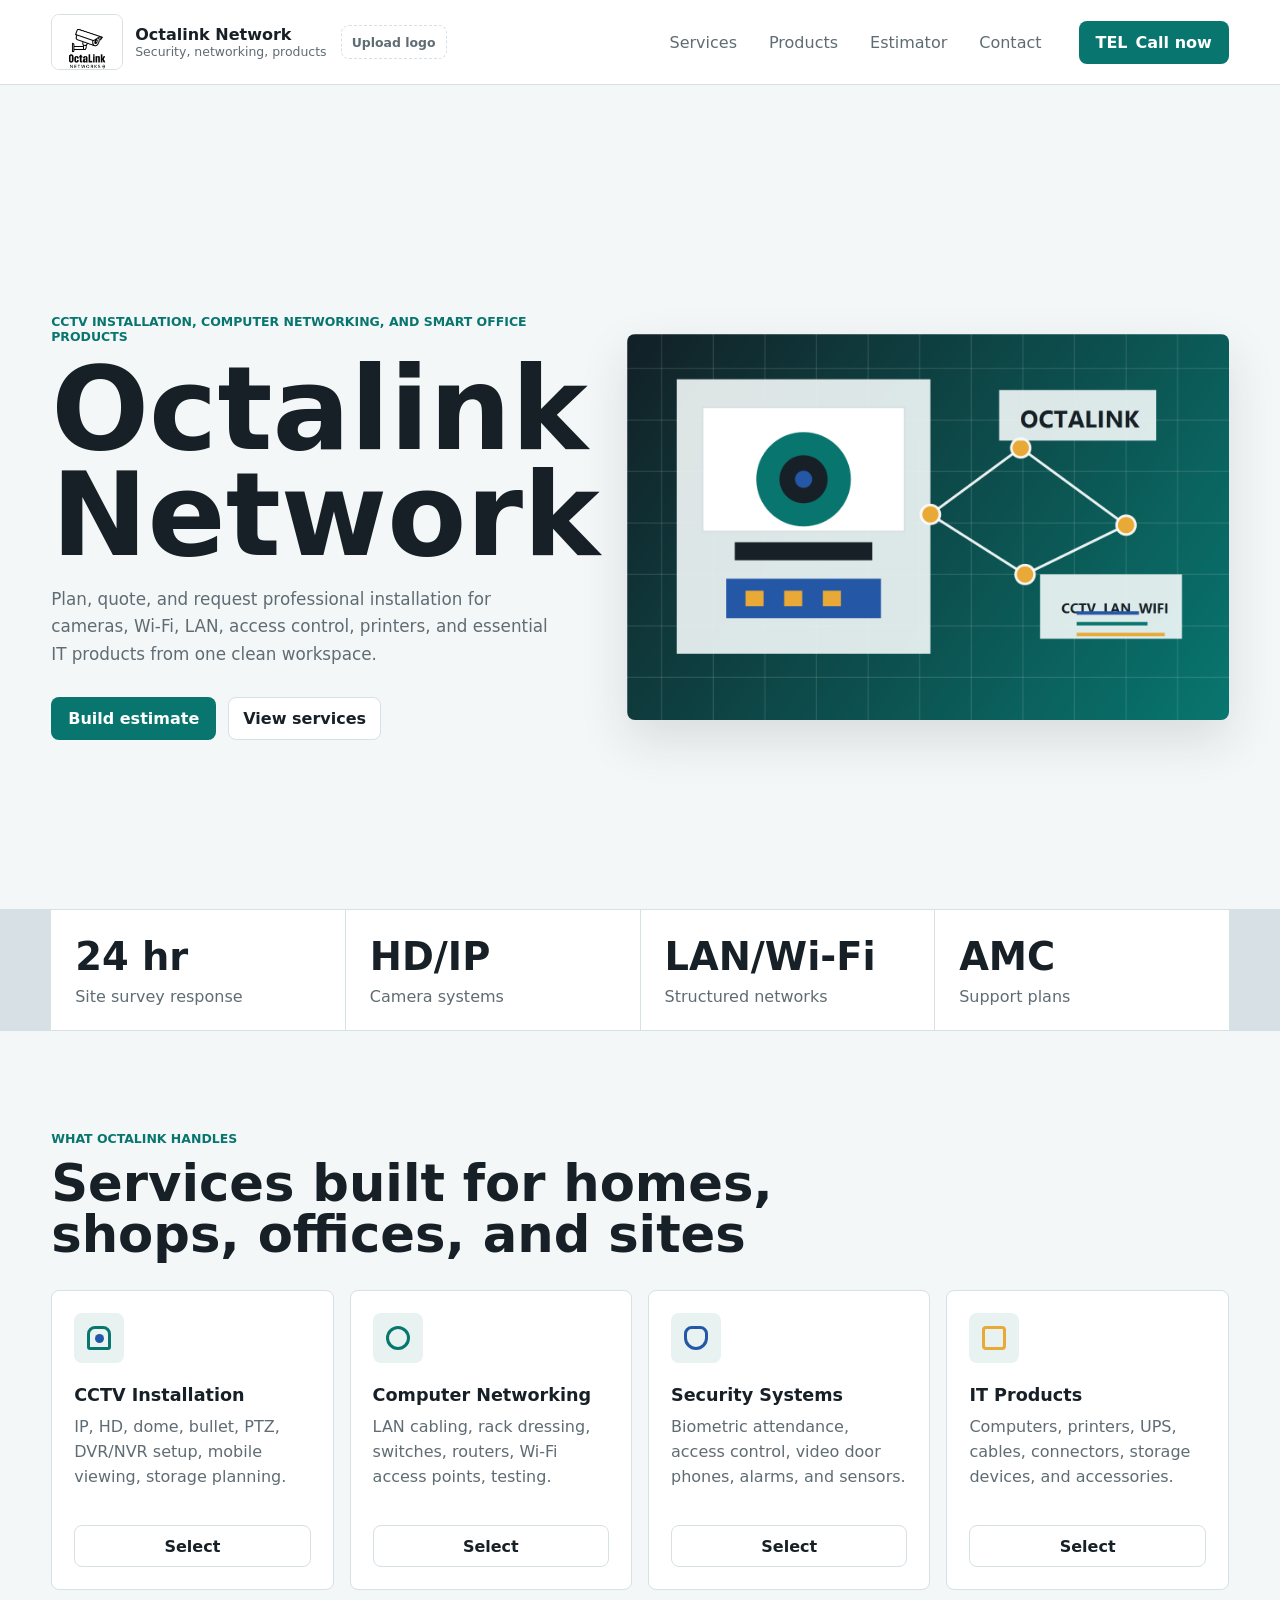
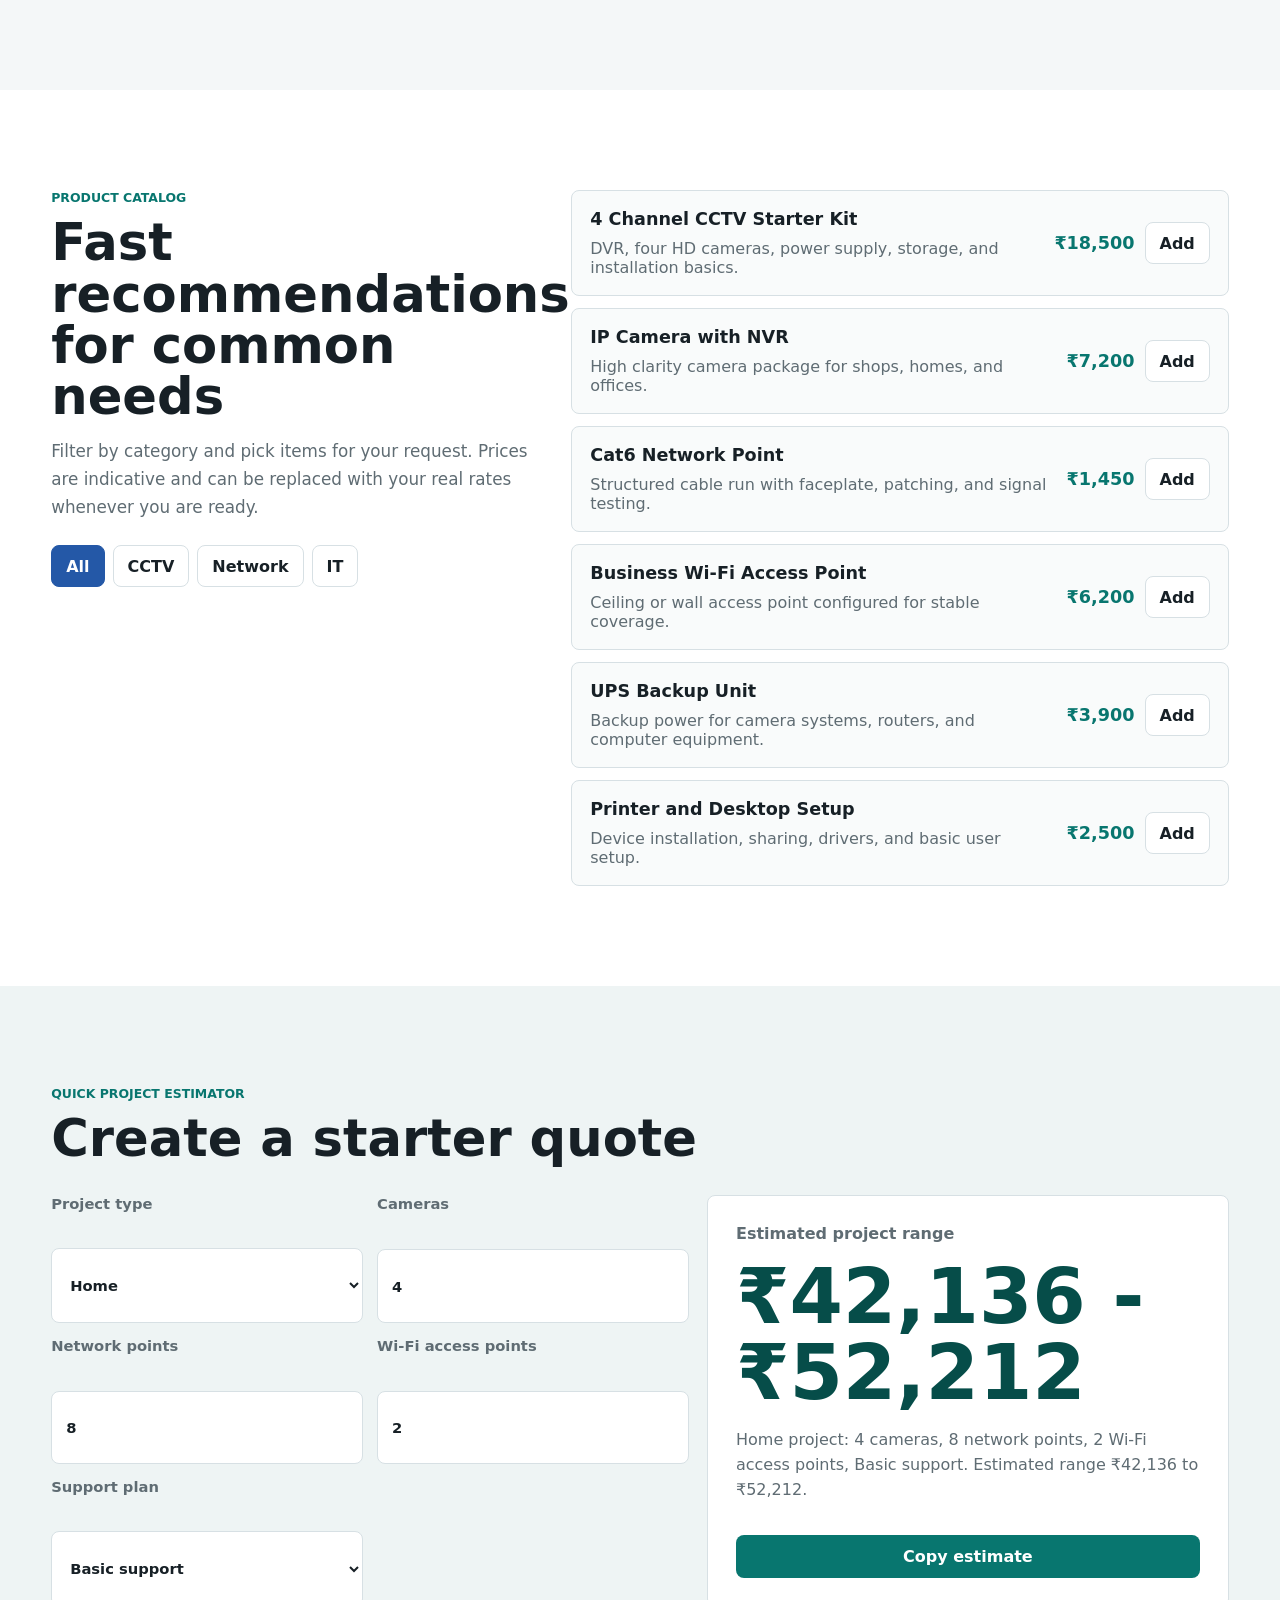
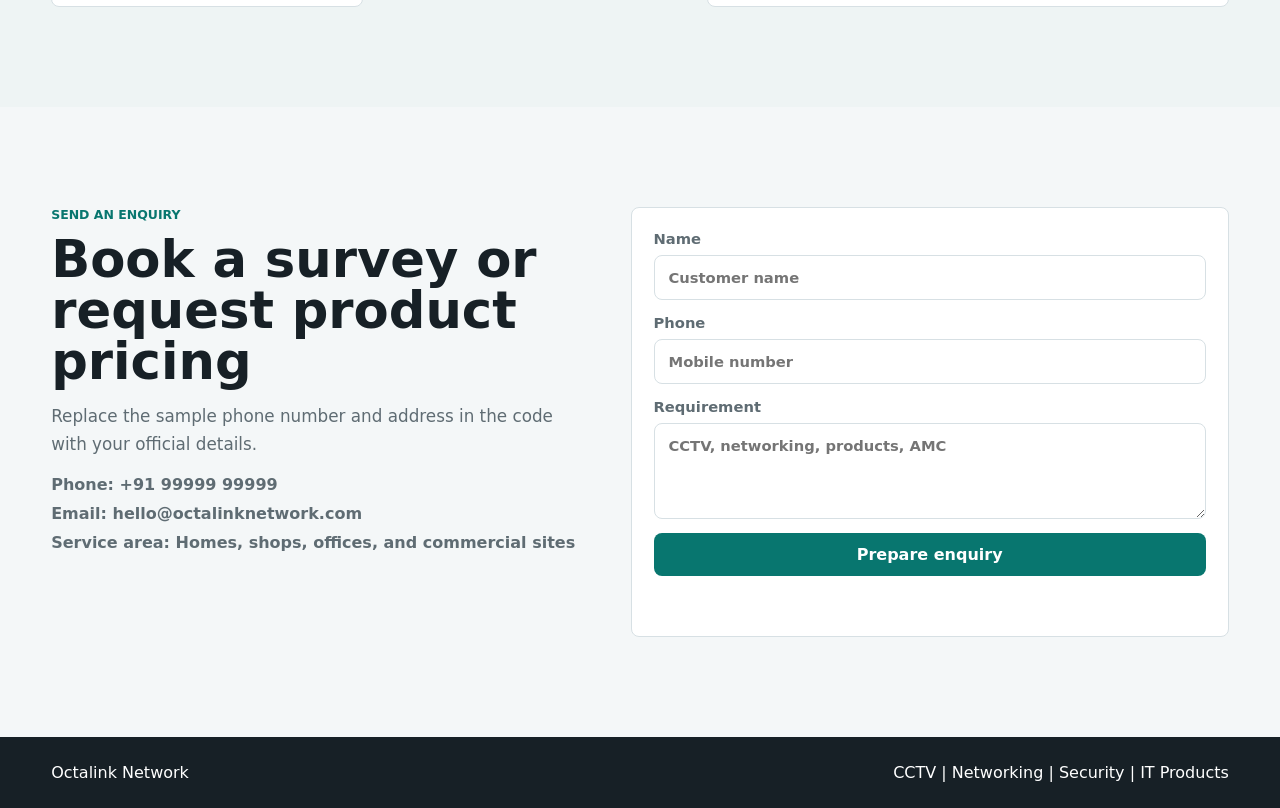
<file: index.html>
<!doctype html>
<html lang="en">
  <head>
    <meta charset="UTF-8" />
    <meta name="viewport" content="width=device-width, initial-scale=1.0" />
    <title>Octalink Network | Security & Networking</title>
    <link rel="stylesheet" href="styles.css" />
  </head>
  <body>
    <header class="topbar">
      <div class="brand-area">
        <a class="brand" href="#home" aria-label="Octalink Network home">
          <span class="brand-mark has-logo" id="brandMark">
            <img class="brand-logo" src="assets/octalink-logo.png" alt="Octalink Network logo" />
          </span>
          <span>
            <strong>Octalink Network</strong>
            <small>Security, networking, products</small>
          </span>
        </a>
        <label class="logo-upload">
          Upload logo
          <input id="logoUpload" type="file" accept="image/*" />
        </label>
      </div>
      <nav class="nav" aria-label="Primary navigation">
        <a href="#services">Services</a>
        <a href="#products">Products</a>
        <a href="#estimate">Estimator</a>
        <a href="#contact">Contact</a>
      </nav>
      <a class="call-button" href="tel:+919999999999" aria-label="Call Octalink Network">
        <span aria-hidden="true">TEL</span>
        Call now
      </a>
    </header>

    <main>
      <section class="hero" id="home">
        <div class="hero-copy">
          <p class="eyebrow">CCTV installation, computer networking, and smart office products</p>
          <h1>Octalink Network</h1>
          <p>
            Plan, quote, and request professional installation for cameras, Wi-Fi, LAN, access
            control, printers, and essential IT products from one clean workspace.
          </p>
          <div class="hero-actions">
            <a class="primary-action" href="#estimate">Build estimate</a>
            <a class="secondary-action" href="#services">View services</a>
          </div>
        </div>
        <figure class="hero-media" aria-label="Security camera and network control room visual">
          <img src="assets/hero-network.png" alt="CCTV camera and network equipment dashboard" />
        </figure>
      </section>

      <section class="metrics" aria-label="Business highlights">
        <article>
          <strong>24 hr</strong>
          <span>Site survey response</span>
        </article>
        <article>
          <strong>HD/IP</strong>
          <span>Camera systems</span>
        </article>
        <article>
          <strong>LAN/Wi-Fi</strong>
          <span>Structured networks</span>
        </article>
        <article>
          <strong>AMC</strong>
          <span>Support plans</span>
        </article>
      </section>

      <section class="section" id="services">
        <div class="section-heading">
          <p class="eyebrow">What Octalink handles</p>
          <h2>Services built for homes, shops, offices, and sites</h2>
        </div>
        <div class="service-grid">
          <article class="service-card">
            <span class="icon camera-icon" aria-hidden="true"></span>
            <h3>CCTV Installation</h3>
            <p>IP, HD, dome, bullet, PTZ, DVR/NVR setup, mobile viewing, storage planning.</p>
            <button class="mini-button" data-service="CCTV Installation">Select</button>
          </article>
          <article class="service-card">
            <span class="icon network-icon" aria-hidden="true"></span>
            <h3>Computer Networking</h3>
            <p>LAN cabling, rack dressing, switches, routers, Wi-Fi access points, testing.</p>
            <button class="mini-button" data-service="Computer Networking">Select</button>
          </article>
          <article class="service-card">
            <span class="icon shield-icon" aria-hidden="true"></span>
            <h3>Security Systems</h3>
            <p>Biometric attendance, access control, video door phones, alarms, and sensors.</p>
            <button class="mini-button" data-service="Security Systems">Select</button>
          </article>
          <article class="service-card">
            <span class="icon device-icon" aria-hidden="true"></span>
            <h3>IT Products</h3>
            <p>Computers, printers, UPS, cables, connectors, storage devices, and accessories.</p>
            <button class="mini-button" data-service="IT Products">Select</button>
          </article>
        </div>
      </section>

      <section class="section split" id="products">
        <div>
          <p class="eyebrow">Product catalog</p>
          <h2>Fast recommendations for common needs</h2>
          <p class="muted">
            Filter by category and pick items for your request. Prices are indicative and can be
            replaced with your real rates whenever you are ready.
          </p>
          <div class="filter-row" role="tablist" aria-label="Product category">
            <button class="filter active" data-filter="all" role="tab" aria-selected="true">All</button>
            <button class="filter" data-filter="cctv" role="tab" aria-selected="false">CCTV</button>
            <button class="filter" data-filter="network" role="tab" aria-selected="false">Network</button>
            <button class="filter" data-filter="it" role="tab" aria-selected="false">IT</button>
          </div>
        </div>
        <div class="product-list" id="productList" aria-live="polite"></div>
      </section>

      <section class="section estimator" id="estimate">
        <div class="section-heading">
          <p class="eyebrow">Quick project estimator</p>
          <h2>Create a starter quote</h2>
        </div>
        <div class="estimate-layout">
          <form class="quote-form" id="quoteForm">
            <label>
              Project type
              <select id="projectType">
                <option value="Home">Home</option>
                <option value="Shop">Shop</option>
                <option value="Office">Office</option>
                <option value="Warehouse">Warehouse</option>
              </select>
            </label>
            <label>
              Cameras
              <input id="cameraCount" type="number" min="0" max="64" value="4" />
            </label>
            <label>
              Network points
              <input id="networkPoints" type="number" min="0" max="128" value="8" />
            </label>
            <label>
              Wi-Fi access points
              <input id="wifiPoints" type="number" min="0" max="24" value="2" />
            </label>
            <label>
              Support plan
              <select id="supportPlan">
                <option value="Basic">Basic support</option>
                <option value="Priority">Priority AMC</option>
                <option value="Premium">Premium AMC</option>
              </select>
            </label>
          </form>
          <aside class="quote-panel" aria-live="polite">
            <span class="panel-label">Estimated project range</span>
            <strong id="estimateTotal">Rs 0</strong>
            <p id="estimateSummary">Adjust the options to prepare a starter quotation.</p>
            <button class="primary-action" id="copyEstimate" type="button">Copy estimate</button>
          </aside>
        </div>
      </section>

      <section class="section contact" id="contact">
        <div>
          <p class="eyebrow">Send an enquiry</p>
          <h2>Book a survey or request product pricing</h2>
          <p class="muted">
            Replace the sample phone number and address in the code with your official details.
          </p>
          <div class="contact-lines">
            <span>Phone: +91 99999 99999</span>
            <span>Email: hello@octalinknetwork.com</span>
            <span>Service area: Homes, shops, offices, and commercial sites</span>
          </div>
        </div>
        <form class="lead-form" id="leadForm">
          <label>
            Name
            <input id="customerName" autocomplete="name" required placeholder="Customer name" />
          </label>
          <label>
            Phone
            <input id="customerPhone" autocomplete="tel" required placeholder="Mobile number" />
          </label>
          <label>
            Requirement
            <textarea id="requirement" rows="4" placeholder="CCTV, networking, products, AMC"></textarea>
          </label>
          <button class="primary-action" type="submit">Prepare enquiry</button>
          <p class="form-status" id="formStatus" role="status"></p>
        </form>
      </section>
    </main>

    <footer class="footer">
      <span>Octalink Network</span>
      <span>CCTV | Networking | Security | IT Products</span>
    </footer>

    <script src="script.js"></script>
  </body>
</html>
</file>
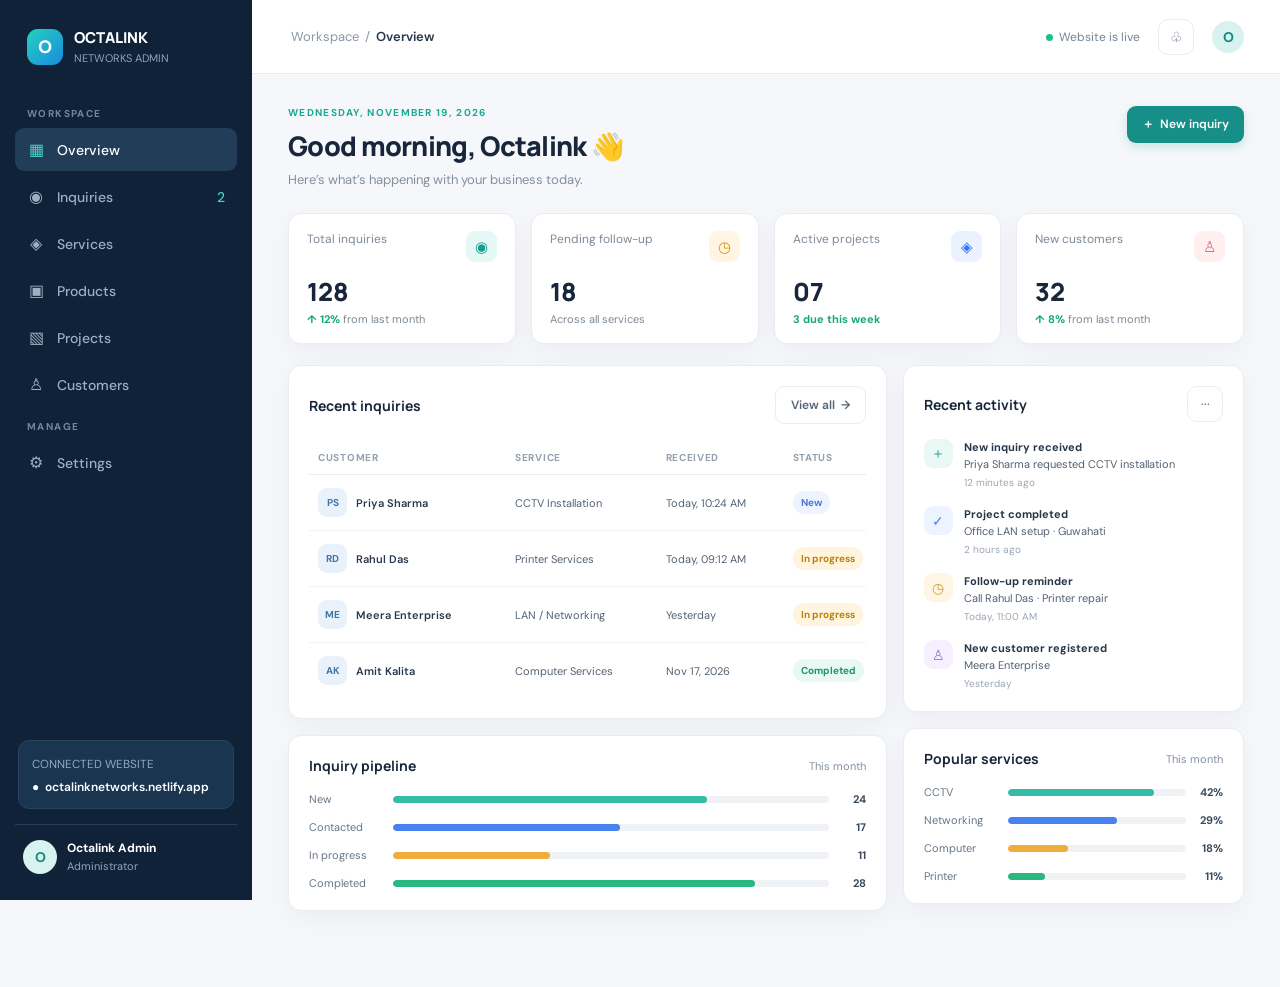
<file: octalink-admin.html>
<!doctype html>
<html lang="en">
<head>
<meta charset="utf-8"><meta name="viewport" content="width=device-width,initial-scale=1"><title>Octalink • Admin</title>
<style>
@import url('https://fonts.googleapis.com/css2?family=DM+Sans:wght@400;500;600;700&family=Manrope:wght@400;500;600;700;800&display=swap');
:root{--navy:#102238;--navy2:#172e47;--ink:#17263a;--muted:#8290a1;--line:#e8edf2;--bg:#f5f7fa;--white:#fff;--teal:#14b8a6;--blue:#3478f6;--orange:#f59e0b;--red:#e25c65;--shadow:0 8px 26px #1022380b}*{box-sizing:border-box}body{margin:0;background:var(--bg);color:var(--ink);font:14px 'DM Sans',sans-serif}button,input,select,textarea{font:inherit}button{cursor:pointer}.shell{min-height:100vh}.sidebar{position:fixed;inset:0 auto 0 0;width:252px;background:var(--navy);color:#d2deeb;padding:24px 15px;display:flex;flex-direction:column;z-index:3}.brand{padding:3px 12px 27px;display:flex;align-items:center;gap:11px}.brandmark{width:36px;height:36px;border-radius:11px;background:linear-gradient(135deg,#24d2bf,#198bdf);display:grid;place-items:center;color:white;font-weight:800;font-size:18px}.brand strong{display:block;color:#fff;font:800 15px Manrope}.brand small{color:#8ea2b8;font-size:11px}.navlabel{padding:14px 12px 8px;color:#71879e;font-size:10px;font-weight:700;letter-spacing:1.4px;text-transform:uppercase}.nav{display:grid;gap:4px}.nav button{border:0;background:transparent;color:#9db0c3;text-align:left;padding:11px 12px;border-radius:9px;display:flex;align-items:center;gap:12px;font-weight:500}.nav button:hover,.nav button.active{background:#223d58;color:#fff}.ico{width:18px;text-align:center;font-size:16px}.nav button.active .ico{color:#46d7c8}.sidebottom{margin-top:auto}.site-card{background:#1a3550;border:1px solid #29445d;padding:13px;border-radius:11px;margin:10px 3px 15px}.site-card small{color:#93a9be}.site-card div{margin-top:7px;color:#fff;font-weight:600;font-size:12px}.user{border-top:1px solid #263d54;padding:15px 8px 2px;display:flex;align-items:center;gap:10px}.avatar{width:34px;height:34px;border-radius:50%;background:#d7f2ef;color:#148b7f;display:grid;place-items:center;font-weight:700}.user b{display:block;color:white;font-size:12px}.user small{color:#91a5b9;font-size:11px}.main{margin-left:252px;min-height:100vh}.topbar{height:74px;background:#fff;border-bottom:1px solid var(--line);display:flex;align-items:center;justify-content:space-between;padding:0 36px;position:sticky;top:0;z-index:2}.crumb{font-size:13px;color:#8997a6}.crumb b{color:#26374a;font-weight:600}.topright{display:flex;align-items:center;gap:18px}.live{color:#748596;font-size:12px}.live i{display:inline-block;width:7px;height:7px;background:#24bd8a;border-radius:50%;margin-right:6px}.iconbtn{width:36px;height:36px;border:1px solid var(--line);border-radius:10px;background:#fff;color:#637386}.page{max-width:1440px;margin:auto;padding:32px 36px 60px}.heading{display:flex;align-items:flex-start;justify-content:space-between;margin-bottom:25px}.eyebrow{color:#1aa895;font-weight:700;font-size:10px;letter-spacing:1.3px;text-transform:uppercase;margin-bottom:8px}.heading h1{font:800 27px Manrope;margin:0;letter-spacing:-.7px}.heading p{margin:7px 0 0;color:var(--muted);font-size:13px}.primary,.secondary{border:0;border-radius:9px;padding:10px 15px;font-weight:600;font-size:12px}.primary{background:#168f89;color:white;box-shadow:0 4px 10px #168f8930}.primary:hover{background:#107c77}.secondary{background:white;border:1px solid var(--line);color:#536477}.metrics{display:grid;grid-template-columns:repeat(4,1fr);gap:15px;margin-bottom:21px}.metric,.card{background:#fff;border:1px solid #e9edf1;border-radius:13px;box-shadow:var(--shadow)}.metric{padding:17px 18px}.metrichead{display:flex;justify-content:space-between;color:#7c8a99;font-size:12px}.metricicon{width:31px;height:31px;border-radius:9px;display:grid;place-items:center;font-size:15px}.mi-teal{background:#e6f8f5;color:#129d8d}.mi-blue{background:#eaf1ff;color:#3478f6}.mi-amber{background:#fff5e2;color:#db930b}.mi-red{background:#fff0f0;color:#df6971}.metric strong{display:block;font:800 25px Manrope;margin:12px 0 3px}.delta{font-size:11px;color:#7b8998}.delta em{font-style:normal;color:#16a77d;font-weight:700}.grid{display:grid;grid-template-columns:minmax(0,1.58fr) minmax(290px,.9fr);gap:16px}.card{padding:20px;margin-bottom:16px}.cardhead{display:flex;align-items:center;justify-content:space-between;margin-bottom:17px}.cardhead h2{font:700 14px Manrope;margin:0}.muted{color:var(--muted);font-size:11px}.filters{display:flex;align-items:center;gap:9px}.filter{border:1px solid var(--line);border-radius:8px;padding:8px 10px;color:#667789;background:white;font-size:11px}.tablewrap{overflow:auto}table{border-collapse:collapse;width:100%;min-width:590px}th{text-align:left;color:#94a0ad;font-size:10px;font-weight:700;text-transform:uppercase;letter-spacing:.7px;padding:10px 9px;border-bottom:1px solid var(--line)}td{padding:13px 9px;border-bottom:1px solid #f0f3f6;color:#536273;font-size:11px}tbody tr:last-child td{border:0}.customer{display:flex;align-items:center;gap:9px;color:#29394c;font-weight:600}.miniav{width:29px;height:29px;border-radius:9px;background:#e9f2fa;color:#4075a8;display:grid;place-items:center;font-size:10px;font-weight:700}.badge{display:inline-flex;padding:5px 8px;border-radius:30px;font-size:10px;font-weight:700}.b-new{background:#edf3ff;color:#4877d4}.b-progress{background:#fff5df;color:#ba800d}.b-done{background:#e9f8f1;color:#17966d}.b-urgent{background:#fff0ee;color:#d76b5e}.link{color:#168f89;text-decoration:none;font-weight:600;font-size:11px}.activity{display:grid;gap:16px}.activityrow{display:flex;gap:11px;align-items:flex-start}.activitydot{width:29px;height:29px;border-radius:9px;background:#e9f7f5;color:#169f91;display:grid;place-items:center;flex:none}.activityrow p{margin:0;color:#526173;font-size:11px;line-height:1.5}.activityrow b{color:#26374a}.activityrow small{display:block;color:#9aa6b2;margin-top:3px;font-size:10px}.pipeline{display:grid;gap:14px}.pipe{display:grid;grid-template-columns:74px 1fr 27px;align-items:center;gap:10px;color:#667687;font-size:11px}.track{height:7px;background:#f0f3f6;border-radius:20px;overflow:hidden}.fill{height:100%;border-radius:20px;background:#35bca9}.pipe:nth-child(2) .fill{background:#4782ef}.pipe:nth-child(3) .fill{background:#f0ad3d}.pipe:nth-child(4) .fill{background:#29b980}.pipe b{text-align:right;color:#3b4b5d;font-size:11px}.section{display:none}.section.active{display:block}.listgrid{display:grid;grid-template-columns:repeat(3,minmax(0,1fr));gap:14px}.itemcard{padding:16px;border:1px solid var(--line);border-radius:11px;background:#fff}.itemtop{display:flex;justify-content:space-between}.itemcard h3{font:700 13px Manrope;margin:12px 0 6px}.itemcard p{font-size:11px;line-height:1.55;color:#7b8998;min-height:34px}.price{font-weight:800;color:#148f84;font-size:14px}.itemactions{display:flex;gap:7px;margin-top:13px}.smallbtn{border:1px solid var(--line);background:#fff;border-radius:7px;padding:6px 10px;color:#607184;font-size:10px}.search{border:1px solid var(--line);border-radius:8px;padding:9px 12px;outline:none;min-width:210px;font-size:11px}.search:focus,input:focus,textarea:focus,select:focus{border-color:#58baad;box-shadow:0 0 0 3px #1aaf9f16;outline:none}.toolbar{display:flex;gap:9px;align-items:center;margin-bottom:15px}.blank{padding:48px;text-align:center;color:#8b99a7}.modalback{display:none;position:fixed;inset:0;background:#12243877;z-index:8;align-items:center;justify-content:center;padding:20px}.modalback.show{display:flex}.modal{background:white;width:min(480px,100%);padding:23px;border-radius:15px;box-shadow:0 25px 90px #0e223840}.modal h2{font:800 18px Manrope;margin:0 0 18px}.formgrid{display:grid;grid-template-columns:1fr 1fr;gap:12px}.field{display:grid;gap:6px}.field.full{grid-column:1/-1}.field label{font-size:11px;color:#69798a;font-weight:600}.field input,.field select,.field textarea{border:1px solid #e1e7ed;border-radius:8px;padding:10px 11px;color:#33475a;font-size:12px}.field textarea{height:75px;resize:vertical}.modalfoot{display:flex;justify-content:flex-end;gap:9px;margin-top:18px}.toast{position:fixed;bottom:25px;right:26px;background:#17324b;color:white;padding:12px 17px;border-radius:9px;opacity:0;transform:translateY(8px);transition:.2s;z-index:10;font-size:12px}.toast.show{opacity:1;transform:none}.mobilemenu{display:none}
@media(max-width:1000px){.sidebar{width:220px}.main{margin-left:220px}.metrics{grid-template-columns:repeat(2,1fr)}.grid{grid-template-columns:1fr}.listgrid{grid-template-columns:repeat(2,1fr)}}@media(max-width:700px){.sidebar{width:250px;transform:translateX(-100%);transition:.2s}.sidebar.open{transform:none}.main{margin:0}.topbar{height:62px;padding:0 17px}.mobilemenu{display:block}.topright .live{display:none}.page{padding:24px 16px}.heading{gap:14px;align-items:flex-start}.heading h1{font-size:23px}.heading p{font-size:12px}.metrics{gap:9px}.metric{padding:13px}.metric strong{font-size:22px}.metrichead{font-size:10px}.metricicon{width:27px;height:27px}.grid{gap:0}.card{padding:15px}.listgrid{grid-template-columns:1fr}.heading>.primary{white-space:nowrap;padding:10px}.search{min-width:0;width:100%}.toolbar{flex-wrap:wrap}.formgrid{grid-template-columns:1fr}.field.full{grid-column:auto}}
</style></head><body><div class="shell"><aside class="sidebar" id="sidebar"><div class="brand"><div class="brandmark">O</div><div><strong>OCTALINK</strong><small>NETWORKS ADMIN</small></div></div><div class="navlabel">Workspace</div><nav class="nav"><button class="active" data-page="overview"><span class="ico">▦</span>Overview</button><button data-page="inquiries"><span class="ico">◉</span>Inquiries <span id="inqCount" style="margin-left:auto;color:#43d6c5">4</span></button><button data-page="services"><span class="ico">◈</span>Services</button><button data-page="products"><span class="ico">▣</span>Products</button><button data-page="projects"><span class="ico">▧</span>Projects</button><button data-page="customers"><span class="ico">♙</span>Customers</button></nav><div class="navlabel">Manage</div><nav class="nav"><button data-page="settings"><span class="ico">⚙</span>Settings</button></nav><div class="sidebottom"><div class="site-card"><small>CONNECTED WEBSITE</small><div>● &nbsp;octalinknetworks.netlify.app</div></div><div class="user"><div class="avatar">O</div><div><b>Octalink Admin</b><small>Administrator</small></div></div></div></aside><main class="main"><header class="topbar"><div class="crumb"><button class="iconbtn mobilemenu" id="menuBtn">☰</button> &nbsp;Workspace &nbsp;/&nbsp; <b id="crumb">Overview</b></div><div class="topright"><span class="live"><i></i>Website is live</span><button class="iconbtn" title="Notifications">♧</button><div class="avatar" style="width:32px;height:32px">O</div></div></header><div class="page">
<section class="section active" id="overview"><div class="heading"><div><div class="eyebrow">Wednesday, November 19, 2026</div><h1>Good morning, Octalink 👋</h1><p>Here’s what’s happening with your business today.</p></div><button class="primary" onclick="openModal('inquiry')">＋ &nbsp;New inquiry</button></div><div class="metrics"><div class="metric"><div class="metrichead">Total inquiries <span class="metricicon mi-teal">◉</span></div><strong id="totalMetric">128</strong><div class="delta"><em>↑ 12%</em> from last month</div></div><div class="metric"><div class="metrichead">Pending follow-up <span class="metricicon mi-amber">◷</span></div><strong id="pendingMetric">18</strong><div class="delta">Across all services</div></div><div class="metric"><div class="metrichead">Active projects <span class="metricicon mi-blue">◈</span></div><strong>07</strong><div class="delta"><em>3 due this week</em></div></div><div class="metric"><div class="metrichead">New customers <span class="metricicon mi-red">♙</span></div><strong>32</strong><div class="delta"><em>↑ 8%</em> from last month</div></div></div><div class="grid"><div><div class="card"><div class="cardhead"><h2>Recent inquiries</h2><button class="secondary" onclick="go('inquiries')">View all &nbsp;→</button></div><div class="tablewrap"><table><thead><tr><th>Customer</th><th>Service</th><th>Received</th><th>Status</th></tr></thead><tbody id="recentRows"></tbody></table></div></div><div class="card"><div class="cardhead"><h2>Inquiry pipeline</h2><span class="muted">This month</span></div><div class="pipeline"><div class="pipe"><span>New</span><div class="track"><div class="fill" style="width:72%"></div></div><b>24</b></div><div class="pipe"><span>Contacted</span><div class="track"><div class="fill" style="width:52%"></div></div><b>17</b></div><div class="pipe"><span>In progress</span><div class="track"><div class="fill" style="width:36%"></div></div><b>11</b></div><div class="pipe"><span>Completed</span><div class="track"><div class="fill" style="width:83%"></div></div><b>28</b></div></div></div></div><div><div class="card"><div class="cardhead"><h2>Recent activity</h2><button class="iconbtn">···</button></div><div class="activity"><div class="activityrow"><span class="activitydot">＋</span><p><b>New inquiry received</b><br>Priya Sharma requested CCTV installation<small>12 minutes ago</small></p></div><div class="activityrow"><span class="activitydot" style="background:#edf3ff;color:#477bf0">✓</span><p><b>Project completed</b><br>Office LAN setup · Guwahati<small>2 hours ago</small></p></div><div class="activityrow"><span class="activitydot" style="background:#fff5e4;color:#d69a25">◷</span><p><b>Follow-up reminder</b><br>Call Rahul Das · Printer repair<small>Today, 11:00 AM</small></p></div><div class="activityrow"><span class="activitydot" style="background:#f5efff;color:#9170da">♙</span><p><b>New customer registered</b><br>Meera Enterprise<small>Yesterday</small></p></div></div></div><div class="card"><div class="cardhead"><h2>Popular services</h2><span class="muted">This month</span></div><div class="pipeline"><div class="pipe"><span>CCTV</span><div class="track"><div class="fill" style="width:82%"></div></div><b>42%</b></div><div class="pipe"><span>Networking</span><div class="track"><div class="fill" style="width:61%"></div></div><b>29%</b></div><div class="pipe"><span>Computer</span><div class="track"><div class="fill" style="width:34%"></div></div><b>18%</b></div><div class="pipe"><span>Printer</span><div class="track"><div class="fill" style="width:21%"></div></div><b>11%</b></div></div></div></div></div></section>
<section class="section" id="inquiries"><div class="heading"><div><div class="eyebrow">CUSTOMER MANAGEMENT</div><h1>Inquiries</h1><p>Track requests, follow-ups, and incoming leads.</p></div><button class="primary" onclick="openModal('inquiry')">＋ &nbsp;New inquiry</button></div><div class="card"><div class="toolbar"><input class="search" id="inqSearch" placeholder="⌕  Search inquiries..."><select class="filter" id="statusFilter"><option>All statuses</option><option>New</option><option>In progress</option><option>Completed</option></select><select class="filter"><option>All services</option><option>CCTV</option><option>Networking</option><option>Computer Services</option><option>Printer</option></select></div><div class="tablewrap"><table><thead><tr><th>Customer</th><th>Service</th><th>Phone</th><th>Date</th><th>Priority</th><th>Status</th><th>Action</th></tr></thead><tbody id="inquiryRows"></tbody></table></div></div></section>
<section class="section" id="products"><div class="heading"><div><div class="eyebrow">CATALOG MANAGEMENT</div><h1>Products</h1><p>Manage the products and indicative prices shown on your website.</p></div><button class="primary" onclick="openModal('product')">＋ &nbsp;Add product</button></div><div class="toolbar"><input class="search" id="prodSearch" placeholder="⌕  Search products..."><select class="filter" id="catFilter"><option>All categories</option><option>CCTV</option><option>Network</option><option>IT</option></select></div><div class="listgrid" id="productGrid"></div></section>
<section class="section" id="services"><div class="heading"><div><div class="eyebrow">WEBSITE CONTENT</div><h1>Services</h1><p>Keep the services on your website clear and up to date.</p></div><button class="primary" onclick="openModal('service')">＋ &nbsp;Add service</button></div><div class="listgrid" id="serviceGrid"></div></section>
<section class="section" id="projects"><div class="heading"><div><div class="eyebrow">PORTFOLIO</div><h1>Projects</h1><p>Showcase recent installations and completed work.</p></div><button class="primary" onclick="openModal('project')">＋ &nbsp;Add project</button></div><div class="listgrid" id="projectGrid"></div></section>
<section class="section" id="customers"><div class="heading"><div><div class="eyebrow">CUSTOMER DIRECTORY</div><h1>Customers</h1><p>Customer contacts collected through inquiries and registrations.</p></div></div><div class="card"><div class="toolbar"><input class="search" placeholder="⌕  Search customers..."></div><div class="tablewrap"><table><thead><tr><th>Customer</th><th>Phone</th><th>Email</th><th>Last inquiry</th><th>Projects</th></tr></thead><tbody id="customerRows"></tbody></table></div></div></section>
<section class="section" id="settings"><div class="heading"><div><div class="eyebrow">BUSINESS PROFILE</div><h1>Settings</h1><p>Business details used across the website and customer inquiries.</p></div><button class="primary" id="saveSettings">Save changes</button></div><div class="card" style="max-width:720px"><div class="cardhead"><h2>Contact information</h2><span class="muted">Displayed on your website</span></div><div class="formgrid"><div class="field"><label>Business name</label><input value="Octalink Networks"></div><div class="field"><label>Phone number</label><input value="+91 6002231166"></div><div class="field"><label>Email address</label><input value="octalinknetwork@gmail.com"></div><div class="field"><label>Instagram</label><input value="@octalinknetworks"></div><div class="field full"><label>Service area</label><input value="Homes, shops, offices, and commercial sites"></div><div class="field full"><label>About your business</label><textarea>Octalink Networks helps homes, shops, offices, schools and commercial sites install reliable security cameras, structured LAN networks, computer systems, printers and maintenance support.</textarea></div></div></div><div class="card" style="max-width:720px"><div class="cardhead"><h2>Website connection</h2><span class="badge b-done">Connected</span></div><div class="muted">octalinknetworks.netlify.app</div><p class="muted" style="line-height:1.6">This admin design is ready to connect to your site. Changes are currently stored in this browser. To update the live website and receive customer inquiries here, connect a database/API and authenticate administrator access.</p></div></section>
</div></main></div><div class="modalback" id="modalback"><div class="modal"><h2 id="modalTitle">New item</h2><div id="modalContent"></div><div class="modalfoot"><button class="secondary" onclick="closeModal()">Cancel</button><button class="primary" id="modalSave">Save</button></div></div></div><div class="toast" id="toast">Saved successfully</div>
<script>
const seedInquiries=[{name:'Priya Sharma',service:'CCTV Installation',phone:'+91 98765 43210',date:'Today, 10:24 AM',priority:'Urgent',status:'New'},{name:'Rahul Das',service:'Printer Services',phone:'+91 94351 22018',date:'Today, 09:12 AM',priority:'Normal',status:'In progress'},{name:'Meera Enterprise',service:'LAN / Networking',phone:'+91 60018 89342',date:'Yesterday',priority:'Normal',status:'In progress'},{name:'Amit Kalita',service:'Computer Services',phone:'+91 97060 11223',date:'Nov 17, 2026',priority:'Normal',status:'Completed'},{name:'North Gate School',service:'CCTV Installation',phone:'+91 88765 33210',date:'Nov 16, 2026',priority:'Urgent',status:'New'}];
const seedProducts=[{name:'4 Channel CCTV Starter Kit',category:'CCTV',price:18500,desc:'DVR, four HD cameras, power supply, storage, and installation basics.'},{name:'IP Camera with NVR',category:'CCTV',price:7200,desc:'High clarity camera package for shops, homes, and offices.'},{name:'Cat6 Network Point',category:'Network',price:1450,desc:'Structured cable run with faceplate, patching, and signal testing.'},{name:'Business Wi-Fi Access Point',category:'Network',price:6200,desc:'Ceiling or wall access point configured for stable coverage.'},{name:'UPS Backup Unit',category:'IT',price:3900,desc:'Backup power for camera systems, routers, and computer equipment.'},{name:'Printer and Desktop Setup',category:'IT',price:2500,desc:'Device installation, sharing, drivers, and basic user setup.'}];
const seedServices=[{name:'CCTV Installation',desc:'IP, HD, dome, bullet, PTZ, DVR/NVR setup, mobile viewing, storage planning.',tags:'IP Camera · DVR/NVR · AMC'},{name:'LAN / Networking',desc:'LAN cabling, rack dressing, switches, routers, Wi-Fi access points, testing.',tags:'Cat6 · Rack · Wi-Fi'},{name:'Computer Services',desc:'Desktop repair, laptop repair, Windows installation, software and AMC.',tags:'Repair · Setup · Backup'},{name:'Printer Services',desc:'Printer installation, sharing, driver setup, scanner setup, repair and AMC.',tags:'Install · Share · Repair'}];
const seedProjects=[{name:'Multi-camera CCTV viewing',desc:'MONITORING SETUP · Guwahati',tags:'Completed'},{name:'Perimeter camera coverage',desc:'OUTDOOR CCTV · Residential',tags:'Completed'},{name:'Control box installation',desc:'SYSTEM SETUP · Commercial site',tags:'Completed'}];
let inquiries=JSON.parse(localStorage.getItem('octaInquiries')||'null')||seedInquiries,products=JSON.parse(localStorage.getItem('octaProducts')||'null')||seedProducts,services=JSON.parse(localStorage.getItem('octaServices')||'null')||seedServices,projects=JSON.parse(localStorage.getItem('octaProjects')||'null')||seedProjects;const save=()=>{localStorage.setItem('octaInquiries',JSON.stringify(inquiries));localStorage.setItem('octaProducts',JSON.stringify(products));localStorage.setItem('octaServices',JSON.stringify(services));localStorage.setItem('octaProjects',JSON.stringify(projects))};const esc=s=>String(s).replace(/[&<>"']/g,c=>({'&':'&amp;','<':'&lt;','>':'&gt;','"':'&quot;',"'":'&#39;'}[c]));function badge(s){return `<span class="badge ${s==='New'?'b-new':s==='Completed'?'b-done':'b-progress'}">${esc(s)}</span>`}function initials(n){return n.split(' ').map(x=>x[0]).join('').slice(0,2).toUpperCase()}function rows(){document.querySelector('#recentRows').innerHTML=inquiries.slice(0,4).map(x=>`<tr><td><div class="customer"><span class="miniav">${initials(x.name)}</span>${esc(x.name)}</div></td><td>${esc(x.service)}</td><td>${esc(x.date)}</td><td>${badge(x.status)}</td></tr>`).join('');document.querySelector('#inquiryRows').innerHTML=inquiries.map((x,i)=>`<tr><td><div class="customer"><span class="miniav">${initials(x.name)}</span>${esc(x.name)}</div></td><td>${esc(x.service)}</td><td>${esc(x.phone)}</td><td>${esc(x.date)}</td><td>${x.priority==='Urgent'?'<span class="badge b-urgent">Urgent</span>':'<span class="muted">Normal</span>'}</td><td><select class="filter" onchange="changeStatus(${i},this.value)"><option ${x.status==='New'?'selected':''}>New</option><option ${x.status==='In progress'?'selected':''}>In progress</option><option ${x.status==='Completed'?'selected':''}>Completed</option></select></td><td><button class="smallbtn" onclick="delInquiry(${i})">Remove</button></td></tr>`).join('');document.querySelector('#inqCount').textContent=inquiries.filter(x=>x.status==='New').length;document.querySelector('#totalMetric').textContent=128+inquiries.length-seedInquiries.length;document.querySelector('#pendingMetric').textContent=18+inquiries.filter(x=>x.status!=='Completed').length-seedInquiries.filter(x=>x.status!=='Completed').length}
function cards(){document.querySelector('#productGrid').innerHTML=products.map((x,i)=>`<article class="itemcard"><div class="itemtop"><span class="badge b-new">${esc(x.category)}</span><button class="smallbtn" onclick="removeItem('product',${i})">Remove</button></div><h3>${esc(x.name)}</h3><p>${esc(x.desc)}</p><span class="price">₹${Number(x.price).toLocaleString('en-IN')}</span><div class="itemactions"><button class="smallbtn" onclick="editProduct(${i})">Edit product</button></div></article>`).join('');document.querySelector('#serviceGrid').innerHTML=services.map((x,i)=>`<article class="itemcard"><div class="itemtop"><span class="badge b-done">Active on website</span><button class="smallbtn" onclick="removeItem('service',${i})">Remove</button></div><h3>${esc(x.name)}</h3><p>${esc(x.desc)}</p><span class="muted">${esc(x.tags)}</span></article>`).join('');document.querySelector('#projectGrid').innerHTML=projects.map((x,i)=>`<article class="itemcard"><div class="itemtop"><span class="badge b-new">${esc(x.tags||'Project')}</span><button class="smallbtn" onclick="removeItem('project',${i})">Remove</button></div><h3>${esc(x.name)}</h3><p>${esc(x.desc)}</p></article>`).join('')}
function customers(){let m=new Map;inquiries.forEach(x=>m.set(x.name,x));document.querySelector('#customerRows').innerHTML=[...m.values()].map(x=>`<tr><td><div class="customer"><span class="miniav">${initials(x.name)}</span>${esc(x.name)}</div></td><td>${esc(x.phone)}</td><td>—</td><td>${esc(x.date)}</td><td>${x.status==='Completed'?'1':'—'}</td></tr>`).join('')}
function render(){rows();cards();customers();save()}function go(p){document.querySelectorAll('.section').forEach(x=>x.classList.toggle('active',x.id===p));document.querySelectorAll('.nav button[data-page]').forEach(x=>x.classList.toggle('active',x.dataset.page===p));document.querySelector('#crumb').textContent=p[0].toUpperCase()+p.slice(1);document.querySelector('#sidebar').classList.remove('open');if(p==='inquiries')rows()}document.querySelectorAll('.nav button[data-page]').forEach(b=>b.onclick=()=>go(b.dataset.page));document.querySelector('#menuBtn').onclick=()=>document.querySelector('#sidebar').classList.toggle('open');function toast(msg='Changes saved successfully'){let t=document.querySelector('#toast');t.textContent=msg;t.classList.add('show');setTimeout(()=>t.classList.remove('show'),2100)}function changeStatus(i,s){inquiries[i].status=s;render();toast('Inquiry status updated')}function delInquiry(i){if(confirm('Remove this inquiry from the dashboard?')){inquiries.splice(i,1);render();toast('Inquiry removed')}}function removeItem(type,i){if(!confirm('Remove this item?'))return;({product:products,service:services,project:projects}[type]).splice(i,1);render();toast('Item removed')}
let mode='';function field(label,name,placeholder='',type='text'){return `<div class="field"><label>${label}</label><input name="${name}" placeholder="${placeholder}" type="${type}" required></div>`}function openModal(type){mode=type;document.querySelector('#modalSave').onclick=saveEntry;const title={inquiry:'Add an inquiry',product:'Add a product',service:'Add a service',project:'Add a project'};document.querySelector('#modalTitle').textContent=title[type];let html='';if(type==='inquiry')html=`<div class="formgrid">${field('Customer name','name','Full name')}${field('Phone number','phone','+91') }<div class="field"><label>Service</label><select name="service"><option>CCTV Installation</option><option>LAN / Networking</option><option>Computer Services</option><option>Printer Services</option></select></div><div class="field"><label>Priority</label><select name="priority"><option>Normal</option><option>Urgent</option></select></div></div>`;if(type==='product')html=`<div class="formgrid">${field('Product name','name','e.g. IP Camera') }<div class="field"><label>Category</label><select name="category"><option>CCTV</option><option>Network</option><option>IT</option></select></div>${field('Price (₹)','price','0','number')}<div class="field full"><label>Description</label><textarea name="desc" placeholder="Short product description"></textarea></div></div>`;if(type==='service'||type==='project')html=`<div class="formgrid"><div class="field full"><label>${type==='service'?'Service':'Project'} name</label><input name="name" required placeholder="Name"></div><div class="field full"><label>Description</label><textarea name="desc" placeholder="Description"></textarea></div>${type==='service'?'<div class="field full"><label>Tags</label><input name="tags" placeholder="CCTV · Installation · Support"></div>':'<div class="field"><label>Category</label><input name="tags" placeholder="e.g. CCTV"></div>'}</div>`;document.querySelector('#modalContent').innerHTML=html;document.querySelector('#modalback').classList.add('show')};function closeModal(){document.querySelector('#modalback').classList.remove('show')}function saveEntry(){const v=n=>document.querySelector(`#modalContent [name="${n}"]`)?.value?.trim()||'';if(mode==='inquiry'){if(!v('name')||!v('phone'))return toast('Add a customer name and phone');inquiries.unshift({name:v('name'),phone:v('phone'),service:v('service'),priority:v('priority'),status:'New',date:'Just now'})}if(mode==='product'){if(!v('name'))return toast('Add a product name');products.unshift({name:v('name'),category:v('category'),price:Number(v('price'))||0,desc:v('desc')})}if(mode==='service'){if(!v('name'))return toast('Add a service name');services.unshift({name:v('name'),desc:v('desc'),tags:v('tags')})}if(mode==='project'){if(!v('name'))return toast('Add a project name');projects.unshift({name:v('name'),desc:v('desc'),tags:v('tags')})}render();closeModal();toast('Saved successfully')}function editProduct(i){openModal('product');let x=products[i];document.querySelector('#modalTitle').textContent='Edit product';for(let k of ['name','category','price','desc'])document.querySelector(`#modalContent [name="${k}"]`).value=x[k];document.querySelector('#modalSave').onclick=()=>{for(let k of ['name','category','price','desc'])x[k]=document.querySelector(`#modalContent [name="${k}"]`).value;render();closeModal();toast('Product updated');document.querySelector('#modalSave').onclick=saveModal};}function saveModal(){}document.querySelector('#modalback').onclick=e=>{if(e.target.id==='modalback')closeModal()};document.querySelector('#inqSearch').oninput=e=>document.querySelectorAll('#inquiryRows tr').forEach(r=>r.hidden=!r.innerText.toLowerCase().includes(e.target.value.toLowerCase()));document.querySelector('#statusFilter').onchange=e=>document.querySelectorAll('#inquiryRows tr').forEach(r=>r.hidden=e.target.value!=='All statuses'&&!r.innerText.includes(e.target.value));document.querySelector('#prodSearch').oninput=e=>document.querySelectorAll('#productGrid .itemcard').forEach(r=>r.hidden=!r.innerText.toLowerCase().includes(e.target.value.toLowerCase()));document.querySelector('#catFilter').onchange=e=>document.querySelectorAll('#productGrid .itemcard').forEach(r=>r.hidden=e.target.value!=='All categories'&&!r.innerText.includes(e.target.value));document.querySelector('#saveSettings').onclick=()=>toast('Business settings saved in this browser');render();
</script></body></html>
</file>
<file: styles.css>
:root {
  color-scheme: light;
  --ink: #172026;
  --muted: #5f6c73;
  --line: #d7e0e4;
  --panel: #ffffff;
  --wash: #f4f7f8;
  --teal: #08766f;
  --teal-dark: #064d49;
  --blue: #2458a7;
  --amber: #e9a937;
  --red: #c95e4d;
  --shadow: 0 20px 50px rgba(23, 32, 38, 0.12);
}

* {
  box-sizing: border-box;
}

html {
  scroll-behavior: smooth;
}

body {
  margin: 0;
  font-family:
    Inter, ui-sans-serif, system-ui, -apple-system, BlinkMacSystemFont, "Segoe UI", sans-serif;
  color: var(--ink);
  background: var(--wash);
}

a {
  color: inherit;
  text-decoration: none;
}

button,
input,
select,
textarea {
  font: inherit;
}

.topbar {
  position: sticky;
  top: 0;
  z-index: 10;
  display: grid;
  grid-template-columns: minmax(220px, 1fr) auto auto;
  align-items: center;
  gap: 24px;
  padding: 14px clamp(18px, 4vw, 56px);
  background: rgba(255, 255, 255, 0.92);
  border-bottom: 1px solid var(--line);
  backdrop-filter: blur(18px);
}

.brand-area {
  display: flex;
  align-items: center;
  gap: 14px;
  min-width: 0;
}

.brand {
  display: inline-flex;
  align-items: center;
  gap: 12px;
  min-width: 0;
}

.brand-mark {
  display: grid;
  width: 44px;
  height: 44px;
  flex: 0 0 auto;
  place-items: center;
  border-radius: 8px;
  color: #fff;
  background: linear-gradient(135deg, var(--teal), var(--blue));
  font-weight: 800;
  overflow: hidden;
}

.brand-mark.has-logo {
  width: 72px;
  height: 56px;
  background: #fff;
  border: 1px solid var(--line);
}

.brand-logo {
  display: block;
  width: 100%;
  height: 100%;
  object-fit: contain;
  padding: 3px;
  background: #fff;
}

.logo-upload {
  display: inline-flex;
  align-items: center;
  justify-content: center;
  min-height: 34px;
  padding: 8px 10px;
  border: 1px dashed var(--line);
  border-radius: 8px;
  color: var(--muted);
  background: #fff;
  font-size: 0.78rem;
  font-weight: 800;
  white-space: nowrap;
  cursor: pointer;
}

.logo-upload:hover {
  color: var(--ink);
  border-color: var(--teal);
}

.logo-upload input {
  position: absolute;
  width: 1px;
  height: 1px;
  opacity: 0;
  pointer-events: none;
}

.brand strong,
.brand small {
  display: block;
}

.brand small {
  color: var(--muted);
  font-size: 0.78rem;
}

.nav {
  display: flex;
  align-items: center;
  gap: 6px;
}

.nav a,
.call-button,
.primary-action,
.secondary-action,
.mini-button,
.filter {
  min-height: 42px;
  border-radius: 8px;
  border: 1px solid transparent;
  cursor: pointer;
  transition:
    transform 160ms ease,
    border-color 160ms ease,
    background 160ms ease;
}

.nav a {
  padding: 11px 12px;
  color: var(--muted);
}

.nav a:hover,
.filter:hover,
.mini-button:hover {
  color: var(--ink);
  background: #edf4f5;
}

.call-button,
.primary-action {
  display: inline-flex;
  align-items: center;
  justify-content: center;
  gap: 8px;
  padding: 11px 16px;
  color: #fff;
  background: var(--teal);
  font-weight: 750;
}

.call-button:hover,
.primary-action:hover {
  transform: translateY(-1px);
  background: var(--teal-dark);
}

.secondary-action,
.mini-button,
.filter {
  display: inline-flex;
  align-items: center;
  justify-content: center;
  padding: 10px 14px;
  background: #fff;
  border-color: var(--line);
  color: var(--ink);
  font-weight: 700;
}

.hero {
  display: grid;
  grid-template-columns: minmax(0, 0.92fr) minmax(320px, 1.08fr);
  gap: clamp(28px, 5vw, 70px);
  min-height: calc(100vh - 76px);
  align-items: center;
  padding: clamp(48px, 7vw, 92px) clamp(18px, 4vw, 56px) 30px;
}

.hero-copy {
  max-width: 680px;
}

.eyebrow {
  margin: 0 0 12px;
  color: var(--teal);
  font-size: 0.78rem;
  font-weight: 850;
  letter-spacing: 0;
  text-transform: uppercase;
}

h1,
h2,
h3,
p {
  margin-top: 0;
}

h1 {
  margin-bottom: 18px;
  font-size: clamp(3.5rem, 9vw, 8rem);
  line-height: 0.92;
}

h2 {
  margin-bottom: 16px;
  font-size: clamp(2rem, 4vw, 3.6rem);
  line-height: 1;
}

h3 {
  margin-bottom: 10px;
  font-size: 1.1rem;
}

.hero p:not(.eyebrow),
.muted {
  color: var(--muted);
  font-size: 1.05rem;
  line-height: 1.65;
}

.hero-actions {
  display: flex;
  flex-wrap: wrap;
  gap: 12px;
  margin-top: 28px;
}

.hero-media {
  margin: 0;
  min-width: 0;
}

.hero-media img {
  display: block;
  width: 100%;
  min-height: 360px;
  max-height: 620px;
  object-fit: cover;
  border-radius: 8px;
  box-shadow: var(--shadow);
}

.metrics,
.section,
.footer {
  padding-inline: clamp(18px, 4vw, 56px);
}

.metrics {
  display: grid;
  grid-template-columns: repeat(4, minmax(0, 1fr));
  gap: 1px;
  background: var(--line);
  border-block: 1px solid var(--line);
}

.metrics article {
  min-height: 116px;
  padding: 24px;
  background: #fff;
}

.metrics strong,
.metrics span {
  display: block;
}

.metrics strong {
  font-size: clamp(1.6rem, 3vw, 2.4rem);
}

.metrics span {
  margin-top: 8px;
  color: var(--muted);
}

.section {
  padding-block: clamp(58px, 8vw, 100px);
}

.section-heading {
  max-width: 760px;
  margin-bottom: 30px;
}

.service-grid {
  display: grid;
  grid-template-columns: repeat(4, minmax(0, 1fr));
  gap: 16px;
}

.service-card,
.quote-panel,
.lead-form {
  background: var(--panel);
  border: 1px solid var(--line);
  border-radius: 8px;
}

.service-card {
  display: grid;
  grid-template-rows: auto auto 1fr auto;
  min-height: 300px;
  padding: 22px;
}

.service-card p {
  color: var(--muted);
  line-height: 1.55;
}

.icon {
  display: block;
  width: 50px;
  height: 50px;
  margin-bottom: 22px;
  border-radius: 8px;
  background: #e7f2f1;
  position: relative;
}

.camera-icon::before,
.network-icon::before,
.shield-icon::before,
.device-icon::before {
  content: "";
  position: absolute;
  inset: 13px;
  border: 3px solid var(--teal);
}

.camera-icon::before {
  border-radius: 8px 8px 3px 3px;
}

.camera-icon::after {
  content: "";
  position: absolute;
  width: 9px;
  height: 9px;
  left: 21px;
  top: 21px;
  border-radius: 50%;
  background: var(--blue);
}

.network-icon::before {
  border-radius: 50%;
}

.shield-icon::before {
  border-radius: 9px 9px 14px 14px;
  border-color: var(--blue);
}

.device-icon::before {
  border-radius: 4px;
  border-color: var(--amber);
}

.split {
  display: grid;
  grid-template-columns: minmax(260px, 0.85fr) minmax(320px, 1.15fr);
  gap: 34px;
  align-items: start;
  background: #fff;
}

.filter-row {
  display: flex;
  flex-wrap: wrap;
  gap: 8px;
  margin-top: 24px;
}

.filter.active {
  color: #fff;
  background: var(--blue);
  border-color: var(--blue);
}

.product-list {
  display: grid;
  gap: 12px;
}

.product-item {
  display: grid;
  grid-template-columns: 1fr auto;
  gap: 16px;
  align-items: center;
  padding: 18px;
  border: 1px solid var(--line);
  border-radius: 8px;
  background: #f9fbfb;
}

.product-actions {
  display: flex;
  align-items: center;
  justify-content: flex-end;
  gap: 10px;
}

.product-item p {
  margin-bottom: 0;
  color: var(--muted);
}

.price {
  color: var(--teal);
  font-size: 1.1rem;
  font-weight: 850;
  white-space: nowrap;
}

.estimator {
  background: #eef4f4;
}

.estimate-layout {
  display: grid;
  grid-template-columns: minmax(320px, 1.1fr) minmax(280px, 0.9fr);
  gap: 18px;
  align-items: stretch;
}

.quote-form {
  display: grid;
  grid-template-columns: repeat(2, minmax(0, 1fr));
  gap: 14px;
}

label {
  display: grid;
  gap: 8px;
  color: var(--muted);
  font-size: 0.92rem;
  font-weight: 750;
}

input,
select,
textarea {
  width: 100%;
  border: 1px solid var(--line);
  border-radius: 8px;
  padding: 13px 14px;
  color: var(--ink);
  background: #fff;
  outline: none;
}

input:focus,
select:focus,
textarea:focus {
  border-color: var(--teal);
  box-shadow: 0 0 0 4px rgba(8, 118, 111, 0.14);
}

.quote-panel {
  display: grid;
  align-content: center;
  gap: 16px;
  padding: 28px;
}

.panel-label {
  color: var(--muted);
  font-weight: 800;
}

#estimateTotal {
  color: var(--teal-dark);
  font-size: clamp(2.2rem, 6vw, 4.8rem);
  line-height: 1;
}

#estimateSummary {
  color: var(--muted);
  line-height: 1.55;
}

.contact {
  display: grid;
  grid-template-columns: minmax(280px, 0.95fr) minmax(320px, 1.05fr);
  gap: 38px;
}

.contact-lines {
  display: grid;
  gap: 10px;
  color: var(--muted);
  font-weight: 700;
}

.lead-form {
  display: grid;
  gap: 14px;
  padding: 22px;
}

.form-status {
  min-height: 24px;
  margin: 0;
  color: var(--teal-dark);
  font-weight: 750;
}

.footer {
  display: flex;
  justify-content: space-between;
  gap: 18px;
  padding-block: 26px;
  color: #fff;
  background: var(--ink);
}

@media (max-width: 960px) {
  .topbar {
    grid-template-columns: 1fr auto;
  }

  .brand-area {
    align-items: flex-start;
    flex-direction: column;
    gap: 8px;
  }

  .nav {
    grid-column: 1 / -1;
    justify-content: space-between;
    overflow-x: auto;
  }

  .hero,
  .split,
  .estimate-layout,
  .contact {
    grid-template-columns: 1fr;
  }

  .hero {
    min-height: auto;
  }

  .service-grid,
  .metrics {
    grid-template-columns: repeat(2, minmax(0, 1fr));
  }
}

@media (max-width: 620px) {
  .topbar {
    gap: 12px;
  }

  .brand-area {
    grid-column: 1 / -1;
  }

  .call-button {
    padding-inline: 12px;
  }

  .hero {
    padding-top: 34px;
  }

  h1 {
    font-size: clamp(3.1rem, 18vw, 4.6rem);
  }

  .hero-media img {
    min-height: 250px;
  }

  .service-grid,
  .metrics,
  .quote-form {
    grid-template-columns: 1fr;
  }

  .product-item {
    grid-template-columns: 1fr;
  }

  .product-actions {
    justify-content: space-between;
  }

  .footer {
    flex-direction: column;
  }
}
</file>
